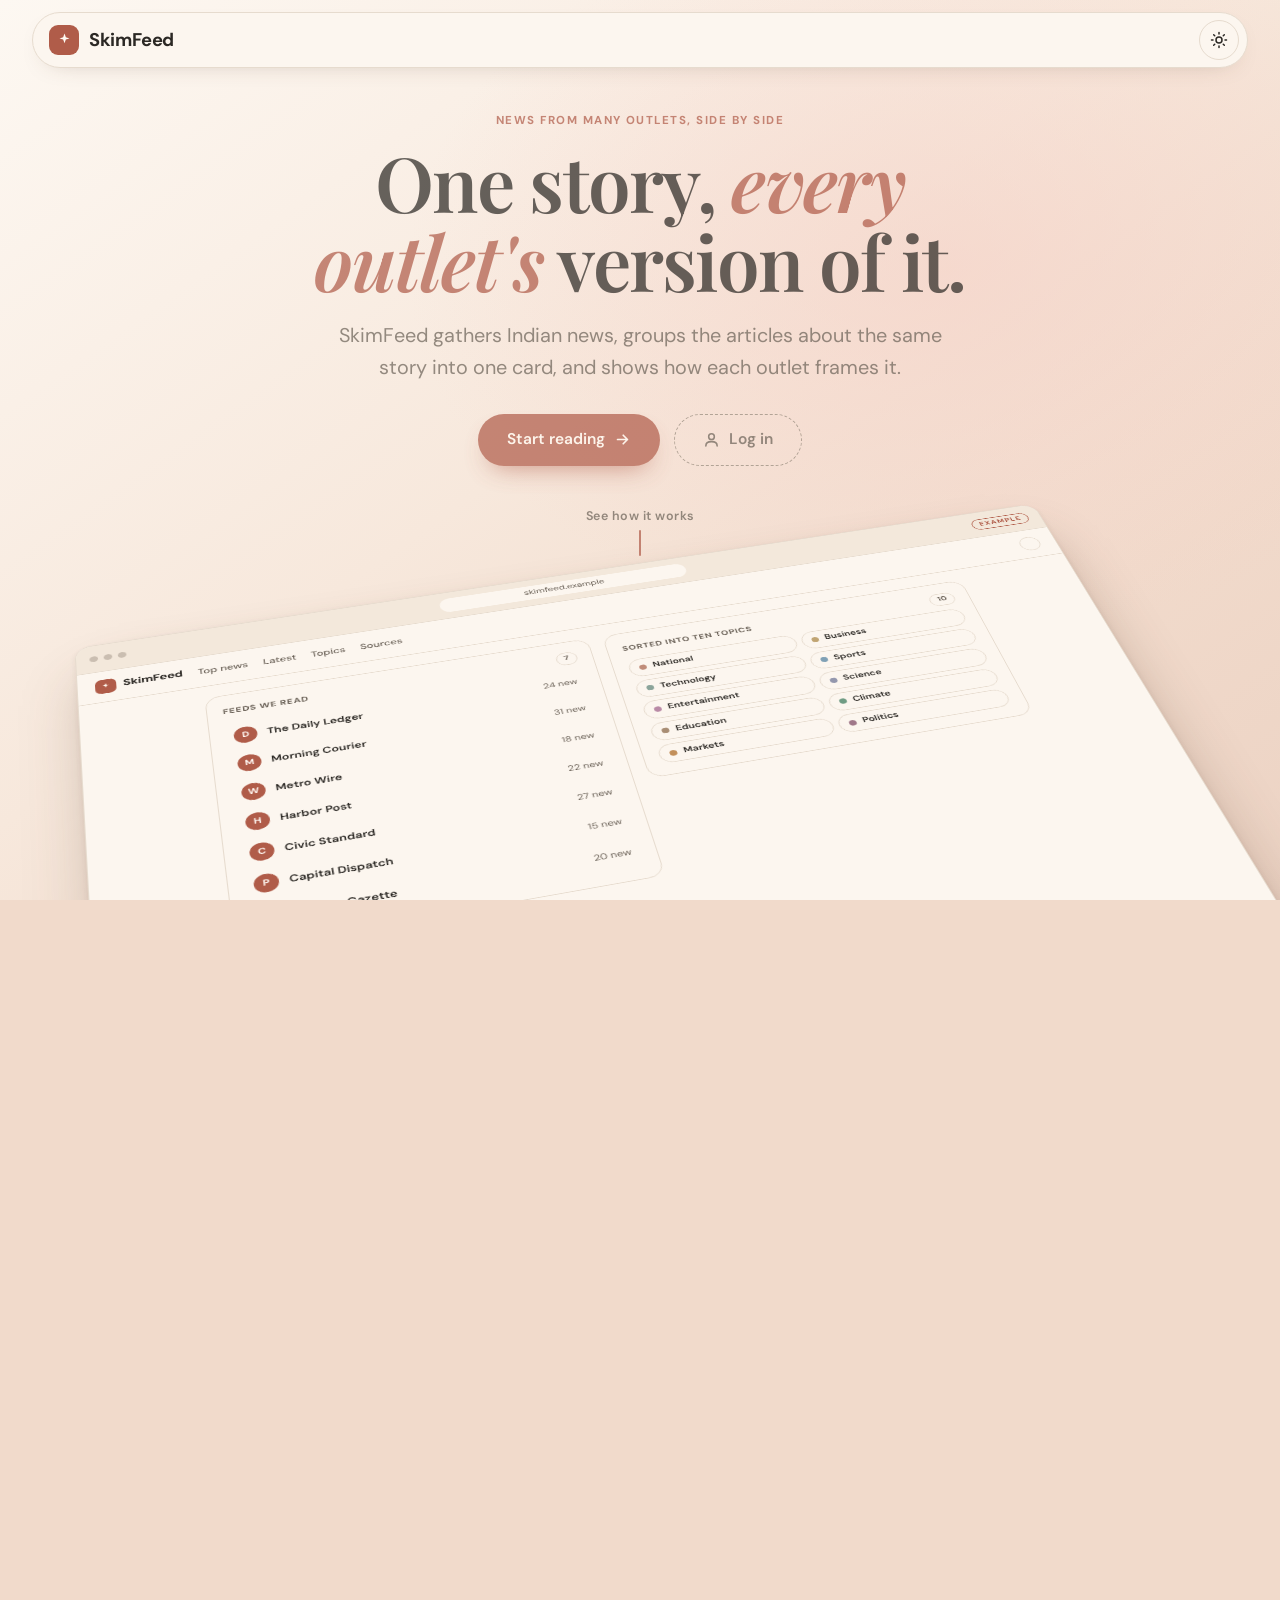
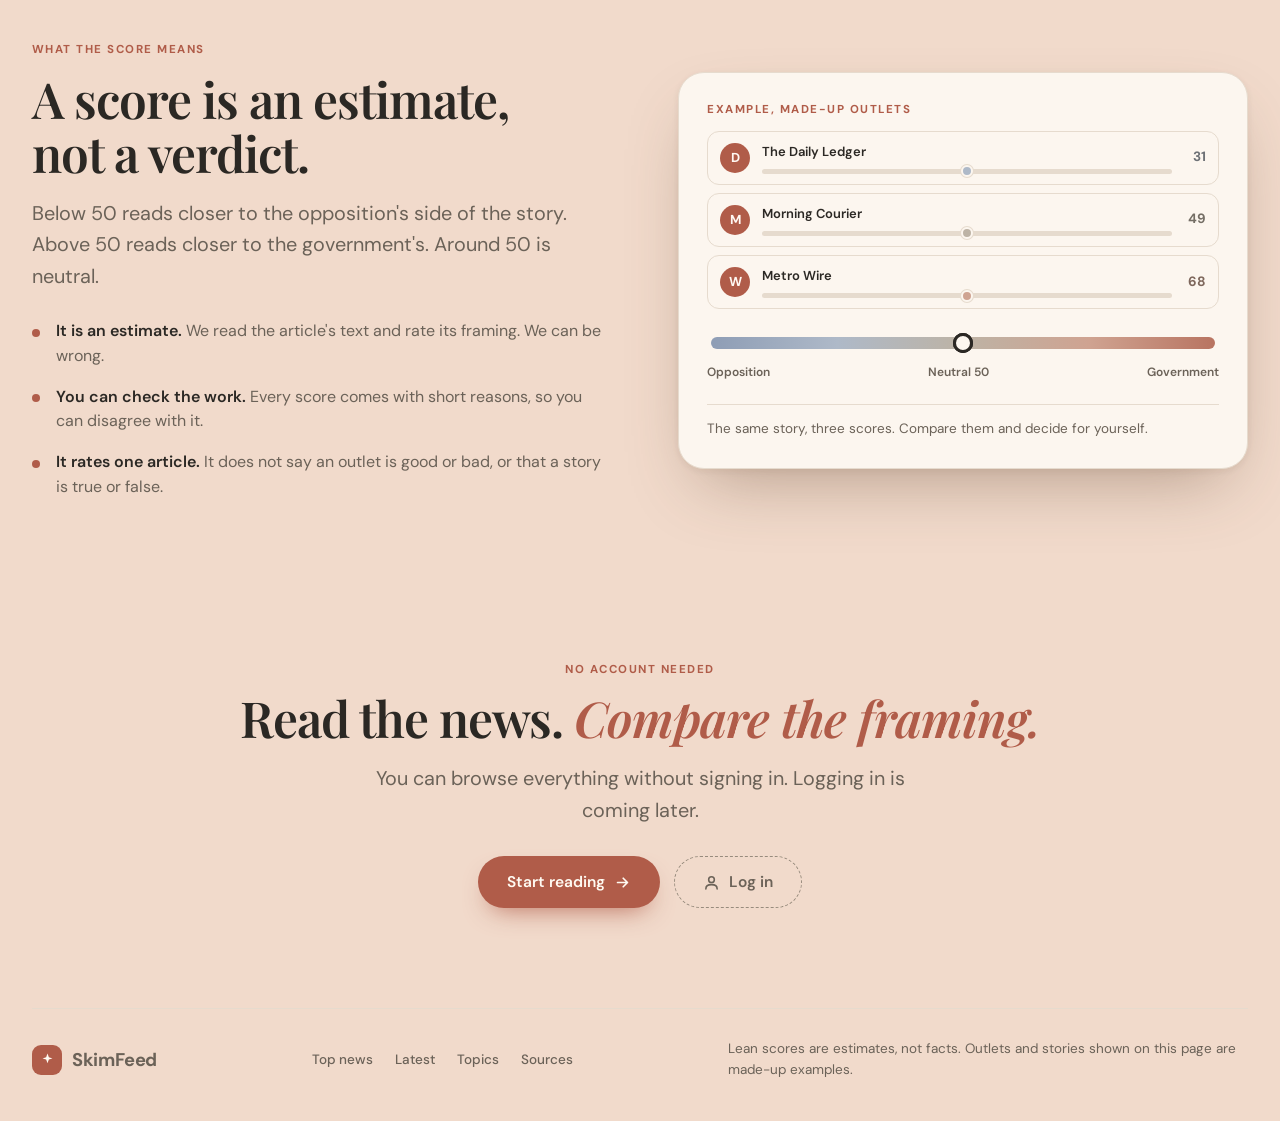
<file: frontend/index.html>
<!doctype html>
<html lang="en" data-theme="light">
<head>
<meta charset="UTF-8">
<meta name="viewport" content="width=device-width, initial-scale=1">
<title>SkimFeed: the same news from every outlet, side by side</title>
<meta name="description" content="SkimFeed gathers Indian news, groups articles about the same story into one card, and shows how each outlet frames it.">
<meta name="theme-color" content="#FDF8F2" media="(prefers-color-scheme: light)">
<meta name="theme-color" content="#211E1A" media="(prefers-color-scheme: dark)">
<link rel="icon" type="image/svg+xml" href="data:image/svg+xml,%3Csvg xmlns='http://www.w3.org/2000/svg' viewBox='0 0 96 96'%3E%3Crect width='96' height='96' rx='27' fill='%23B05C49'/%3E%3Cpath transform='translate(8.4 8.4) scale(3.3)' fill='%23FFFAF2' d='M12 2l1.9 5.5L19 9l-5.1 1.5L12 16l-1.9-5.5L5 9l5.1-1.5L12 2z'/%3E%3C/svg%3E">
<script>(function(){var d=document.documentElement,t;d.classList.add('js');try{t=JSON.parse(localStorage.getItem('skimfeed_theme'))}catch(e){}if(t!=='light'&&t!=='dark')t=matchMedia('(prefers-color-scheme: dark)').matches?'dark':'light';d.setAttribute('data-theme',t)})();</script>
<link rel="preconnect" href="https://fonts.googleapis.com">
<link rel="preconnect" href="https://fonts.gstatic.com" crossorigin>
<link rel="stylesheet" href="https://fonts.googleapis.com/css2?family=DM+Sans:wght@400;500;600;700&family=Playfair+Display:ital,wght@0,500;0,600;0,700;1,500;1,600&display=swap">
<style>
:root {
  color-scheme: light;
  --panel: #F3E8DB; --card: #FCF6EF; --foreground: #2B2824; --muted: #6B6258; --faint: #978B7D;
  --border: #E6DBCE; --accent: #B05C49; --accent-soft: rgba(176,92,73,.12); --on-accent: #FFFAF2; --ring: #B05C49;
  --cat-national: #C08C79; --cat-business: #C0A472; --cat-tech: #8BA49A; --cat-sports: #7FA0B5; --cat-entertainment: #B98AA6;
  --cat-science: #9397AD; --cat-education: #A88D74; --cat-climate: #6F9C84; --cat-markets: #C28F5A; --cat-politics: #A0788A;
  --lean-0: #8E9DB5; --lean-1: #AEB9C8; --lean-2: #BDB3A5; --lean-3: #CFA391; --lean-4: #B87461;
  --page-bg: radial-gradient(900px 620px at 74% 30%, rgba(245,207,197,.55) 0%, rgba(245,207,197,0) 60%), linear-gradient(145deg, #FDF8F2 0%, #F7E8DC 46%, #F1DACB 76%, #ECD3C4 100%);
  --shadow: 0 30px 70px -24px rgba(90,62,40,.42), 0 2px 8px rgba(90,62,40,.08);
  --head-bg: #FCF6EF;
  --tip-bg: #2B2824; --tip-fg: #FCF6EF;
  --sans: 'DM Sans', system-ui, -apple-system, 'Segoe UI', Roboto, 'Helvetica Neue', Arial, sans-serif;
  --serif: 'Playfair Display', Georgia, 'Times New Roman', serif;
  --u: 1;
  --frame: calc(1360px * var(--u));
  --gut: clamp(12px, 3vw, 32px);
  --ease: cubic-bezier(.22, 1, .36, 1);
}
@media (min-width: 1700px) { :root { --u: 1.15; } }
@media (min-width: 2000px) { :root { --u: 1.25; } }
@media (min-width: 2400px) { :root { --u: 1.35; } }
html[data-theme="dark"] {
  color-scheme: dark;
  --panel: #211E1A; --card: #2B2621; --foreground: #F0E8DE; --muted: #B5A99D; --faint: #8A7E70;
  --border: #403830; --accent: #C58A76; --accent-soft: rgba(197,138,118,.18); --on-accent: #1E1A17; --ring: #C58A76;
  --page-bg: radial-gradient(ellipse 920px 640px at 92% 12%, #3A2A24 0%, rgba(58,42,36,0) 42%), #211E1A;
  --shadow: 0 30px 70px -24px rgba(0,0,0,.75), 0 2px 8px rgba(0,0,0,.3);
  --head-bg: #2B2621;
  --tip-bg: #F0E8DE; --tip-fg: #2B2824;
}
* { box-sizing: border-box; }
html { background: #F1DACB; scroll-behavior: smooth; -webkit-text-size-adjust: 100%; }
html[data-theme="dark"] { background: #211E1A; }
body { margin: 0; font-family: var(--sans); color: var(--foreground); line-height: 1.55; min-height: 100vh; overflow-x: hidden; -webkit-font-smoothing: antialiased; -moz-osx-font-smoothing: grayscale; }
body::before { content: ""; position: fixed; inset: 0; z-index: -1; background: var(--page-bg); }
h1, h2, h3, p { margin-top: 0; }
h1, h2 { text-rendering: optimizeLegibility; }
a { color: inherit; }
button { font-family: inherit; color: inherit; }
svg { display: block; }
:focus-visible { outline: 3px solid var(--ring); outline-offset: 3px; border-radius: 8px; }
.sr-only { position: absolute; width: 1px; height: 1px; margin: -1px; padding: 0; overflow: hidden; clip: rect(0,0,0,0); white-space: nowrap; border: 0; }
.skip { position: fixed; z-index: 100; left: 12px; top: -60px; padding: 10px 16px; border-radius: 10px; background: var(--foreground); color: var(--card); font-weight: 600; text-decoration: none; }
.skip:focus { top: 12px; }
.wrap { width: min(var(--frame), 100% - 2 * var(--gut)); margin-inline: auto; }

.eyebrow { color: var(--accent); text-transform: uppercase; letter-spacing: .13em; font-size: calc(11.5px * var(--u)); font-weight: 700; margin: 0 0 12px; }
.lede { color: var(--muted); font-size: clamp(1.02rem, .96rem + .35vw, calc(1.25rem * var(--u))); line-height: 1.6; }

/* ---------- brand + header ---------- */
.brand { display: inline-flex; align-items: center; gap: 10px; font-weight: 700; letter-spacing: -.02em; font-size: 1.15rem; text-decoration: none; }
.brand-ico { width: 30px; height: 30px; border-radius: 9px; display: grid; place-items: center; color: #FFFAF2; background: #B05C49; flex: none; }
.brand-ico svg { width: 17px; height: 17px; }
.top { position: fixed; z-index: 50; top: 12px; left: 0; right: 0; margin-inline: auto; width: min(var(--frame), 100% - 2 * var(--gut)); display: flex; align-items: center; justify-content: space-between; gap: 12px; padding: 7px 8px 7px 16px; border-radius: 999px; background: var(--head-bg); border: 1px solid var(--border); box-shadow: 0 8px 24px -16px rgba(90,62,40,.35); }
.top-r { display: flex; align-items: center; gap: 8px; }
.top .btn { min-height: 40px; padding: 0 18px; font-size: 14px; opacity: 0; visibility: hidden; transition: opacity .35s var(--ease), visibility 0s linear .35s; }
.top.cta .btn { opacity: 1; visibility: visible; transition-delay: 0s; }
.theme-btn { width: 40px; height: 40px; border-radius: 50%; border: 1px solid var(--border); background: transparent; position: relative; overflow: hidden; display: grid; place-items: center; cursor: pointer; color: var(--foreground); flex: none; transition: background-color .2s ease; }
.theme-btn:hover { background: var(--card); }
.theme-btn svg { width: 18px; height: 18px; position: absolute; transition: transform .5s var(--ease), opacity .3s ease; }
.theme-btn .ic-sun { opacity: 1; transform: none; }
.theme-btn .ic-moon { opacity: 0; transform: rotate(-90deg) scale(.3); }
html[data-theme="dark"] .theme-btn .ic-sun { opacity: 0; transform: rotate(90deg) scale(.3); }
html[data-theme="dark"] .theme-btn .ic-moon { opacity: 1; transform: none; }

/* ---------- buttons ---------- */
.actions { display: flex; flex-wrap: wrap; align-items: center; gap: 12px 14px; }
.btn { display: inline-flex; align-items: center; justify-content: center; gap: 9px; min-height: calc(52px * var(--u)); padding: 0 calc(28px * var(--u)); border-radius: 999px; font: 600 calc(15.5px * var(--u))/1 var(--sans); text-decoration: none; border: 1.5px solid transparent; cursor: pointer; white-space: nowrap; transition: transform .2s var(--ease), background-color .2s ease, border-color .2s ease, box-shadow .2s ease; }
.btn svg { width: 17px; height: 17px; flex: none; transition: transform .25s var(--ease); }
.btn-primary { background: var(--accent); color: var(--on-accent); box-shadow: 0 12px 26px -12px rgba(176,92,73,.9); }
.btn-primary:hover { background: color-mix(in srgb, var(--accent) 88%, #fff); transform: translateY(-1px); }
.btn-primary:hover svg { transform: translateX(3px); }
.btn-primary:active { transform: translateY(0); }
.btn-ghost { background: transparent; border-color: var(--faint); border-style: dashed; color: var(--muted); cursor: default; }
.btn-ghost:hover, .btn-ghost:focus-visible { background: var(--card); border-color: var(--accent); color: var(--foreground); }
.login-wrap { position: relative; display: inline-flex; }
.tip-pos { position: absolute; left: 0; right: 0; top: calc(100% + 11px); display: flex; justify-content: center; pointer-events: none; z-index: 30; }
.tip { position: relative; padding: 7px 13px; border-radius: 10px; background: var(--tip-bg); color: var(--tip-fg); font-size: 13px; font-weight: 600; line-height: 1.3; white-space: nowrap; opacity: 0; transform: translateY(-4px); transition: opacity .2s ease, transform .25s var(--ease); box-shadow: 0 8px 20px -8px rgba(0,0,0,.45); }
.tip::before { content: ""; position: absolute; left: calc(50% - 5px); top: -4px; width: 10px; height: 10px; background: inherit; transform: rotate(45deg); border-radius: 2px; }
.login-wrap:hover .tip, .login-wrap:focus-within .tip, .login-wrap.show .tip { opacity: 1; transform: none; }

/* ---------- mock UI (decorative, aria-hidden) ---------- */
.m-win { background: var(--card); border: 1px solid var(--border); border-radius: 18px; box-shadow: var(--shadow); overflow: hidden; text-align: left; color: var(--foreground); font-family: var(--sans); font-size: 13px; line-height: 1.4; }
.m-bar { display: flex; align-items: center; gap: 10px; padding: 10px 14px; background: var(--panel); border-bottom: 1px solid var(--border); }
.m-lights { display: flex; gap: 6px; flex: none; }
.m-lights i { width: 9px; height: 9px; border-radius: 50%; background: var(--faint); opacity: .45; }
.m-url { flex: 1; max-width: 280px; margin: 0 auto; padding: 4px 12px; border-radius: 999px; background: var(--card); color: var(--muted); font-size: 11px; text-align: center; white-space: nowrap; overflow: hidden; text-overflow: ellipsis; }
.m-ex { flex: none; font-size: 9.5px; font-weight: 700; text-transform: uppercase; letter-spacing: .1em; color: var(--accent); border: 1px solid currentColor; border-radius: 999px; padding: 2px 8px; }
.m-nav { display: flex; align-items: center; gap: 16px; padding: 12px 18px; border-bottom: 1px solid var(--border); font-size: 12px; }
.m-nav .brand-ico { width: 22px; height: 22px; border-radius: 7px; }
.m-nav .brand-ico svg { width: 12px; height: 12px; }
.m-nav b { font-size: 13.5px; letter-spacing: -.02em; display: inline-flex; align-items: center; gap: 7px; }
.m-nav .l { color: var(--muted); font-weight: 500; }
.m-nav .l.on { color: var(--accent); font-weight: 700; }
.m-nav .sp { margin-left: auto; width: 24px; height: 24px; border-radius: 50%; border: 1px solid var(--border); }
.m-body { padding: 18px; }
.m-h { font-family: var(--serif); font-weight: 600; letter-spacing: -.01em; margin: 0; }
.m-card { background: var(--card); border: 1px solid var(--border); border-radius: 14px; padding: 12px; display: flex; flex-direction: column; gap: 7px; min-width: 0; }
.m-photo { aspect-ratio: 16/9; border-radius: 10px; position: relative; overflow: hidden; background: linear-gradient(135deg, var(--c), color-mix(in srgb, var(--c) 55%, #fff)); }
.m-photo::before { content: ""; position: absolute; width: 46%; aspect-ratio: 1; border-radius: 50%; right: -8%; top: -22%; background: rgba(255,255,255,.28); }
.m-photo::after { content: ""; position: absolute; left: 10%; bottom: 14%; width: 30%; height: 10%; border-radius: 99px; background: rgba(255,255,255,.4); box-shadow: 0 -13px 0 -2px rgba(255,255,255,.28); }
.m-meta { display: flex; align-items: center; gap: 7px; flex-wrap: wrap; font-size: 10px; text-transform: uppercase; letter-spacing: .1em; font-weight: 700; color: var(--c); color: color-mix(in srgb, var(--c) 58%, var(--foreground)); }
.m-badge { display: inline-flex; align-items: center; gap: 4px; padding: 2px 8px; border: 1px solid currentColor; border-radius: 999px; font-size: 10px; font-weight: 700; letter-spacing: .03em; text-transform: none; color: var(--accent); white-space: nowrap; }
.m-badge svg { width: 11px; height: 11px; }
.m-badge.one { color: var(--muted); border-color: var(--border); }
.m-title { font-family: var(--serif); font-weight: 600; line-height: 1.25; font-size: 1.02rem; margin: 0; }
.m-snip { font-size: 12px; color: var(--muted); line-height: 1.55; margin: 0; }
.m-by { font-size: 11px; color: var(--muted); margin: 0; }
.cat-national { --c: var(--cat-national); } .cat-business { --c: var(--cat-business); } .cat-tech { --c: var(--cat-tech); }
.cat-sports { --c: var(--cat-sports); } .cat-entertainment { --c: var(--cat-entertainment); } .cat-science { --c: var(--cat-science); }
.cat-education { --c: var(--cat-education); } .cat-climate { --c: var(--cat-climate); } .cat-markets { --c: var(--cat-markets); }
.cat-politics { --c: var(--cat-politics); }

.m-src { background: var(--card); border: 1px solid var(--border); border-radius: 16px; padding: 16px; }
.m-src-head { display: flex; justify-content: space-between; align-items: center; gap: 10px; margin-bottom: 8px; }
.m-label { font-size: 10.5px; text-transform: uppercase; letter-spacing: .06em; font-weight: 700; color: var(--muted); }
.m-count { font-size: 10px; font-weight: 700; color: var(--muted); border: 1px solid var(--border); border-radius: 999px; padding: 2px 8px; }
.m-rows { list-style: none; margin: 0; padding: 0; display: flex; flex-direction: column; gap: 2px; }
.m-row { border-radius: 10px; padding: 8px; transition: background-color .3s ease; }
.m-row.open { background: var(--accent-soft); }
.m-row-main { display: flex; align-items: center; gap: 10px; }
.m-av { width: 24px; height: 24px; border-radius: 50%; background: #B05C49; color: #FFF8F3; display: grid; place-items: center; font-size: 11px; font-weight: 700; flex: none; }
.m-main { flex: 1; min-width: 0; display: flex; flex-direction: column; gap: 7px; }
.m-name { font-size: 12.5px; font-weight: 600; }
.m-track { position: relative; display: block; height: 5px; border-radius: 3px; background: var(--border); }
.m-track::before { content: ""; position: absolute; left: 50%; top: -2px; bottom: -2px; width: 1.5px; background: var(--faint); opacity: .6; }
.m-travel { position: absolute; inset: 0; transform: translateX(calc((var(--v) - 50) * var(--p, 1) * 1%));  }
.m-dot { position: absolute; top: 50%; left: 50%; width: 12px; height: 12px; border-radius: 50%; transform: translate(-50%, -50%); background: var(--lc); border: 2px solid var(--card); box-shadow: 0 0 0 1px var(--border); }
.m-score { font-size: 13.5px; font-weight: 700; font-variant-numeric: tabular-nums; min-width: 22px; text-align: right; color: var(--lc); color: color-mix(in srgb, var(--lc) 50%, var(--foreground)); }
.m-whybtn { display: inline-flex; align-items: center; gap: 2px; font-size: 11px; font-weight: 700; color: var(--accent); padding: 0 4px; }
.m-whybtn svg { width: 13px; height: 13px; transition: transform .25s ease; }
.m-row.open .m-whybtn svg { transform: rotate(180deg); }
.m-fold { display: grid; grid-template-rows: 0fr; transition: grid-template-rows .45s cubic-bezier(.22,1,.36,1); }
.m-row.open .m-fold { grid-template-rows: 1fr; }
.m-fold > div { overflow: hidden; min-height: 0; }
.m-reasons { margin: 10px 0 2px; padding: 10px 12px; border-left: 2px solid var(--accent); background: var(--accent-soft); border-radius: 0 10px 10px 0; display: grid; gap: 8px; }
.m-why-row { display: grid; grid-template-columns: 1fr auto; gap: 1px 8px; font-size: 11.5px; line-height: 1.4; }
.m-g { font-size: 9.5px; font-weight: 700; text-transform: uppercase; letter-spacing: .05em; color: var(--muted); }
.m-gs { font-weight: 700; font-variant-numeric: tabular-nums; color: color-mix(in srgb, var(--lc) 50%, var(--foreground)); }
.m-gt { grid-column: 1 / -1; color: var(--foreground); }
.m-key { display: flex; justify-content: space-between; margin: 12px 4px 0; font-size: 10px; color: var(--muted); }

.m-chip { display: flex; align-items: center; gap: 7px; padding: 8px 10px; border: 1px solid var(--border); border-radius: 999px; font-size: 11.5px; font-weight: 600; background: var(--card); min-width: 0; white-space: nowrap; }
.m-chip i { width: 8px; height: 8px; border-radius: 50%; background: var(--c); flex: none; }
.m-avg { display: flex; align-items: center; gap: 12px; padding: 10px 12px; border: 1px solid var(--border); border-radius: 12px; background: var(--card); }
.m-avg .m-av { width: 30px; height: 30px; font-size: 13px; }
.m-ledger { display: grid; gap: 8px; }
.m-views { display: grid; }
.m-view { grid-area: 1 / 1; align-self: start; justify-self: center; width: min(100%, 840px); --p: 0; opacity: 0; visibility: hidden; transition: opacity .5s ease, visibility 0s linear .5s; }
.m-view.on { --p: 1; opacity: 1; visibility: visible; transition-delay: 0s; }
.is-static .m-view:not(.on) { display: none; }
.m-view .m-travel { transition: transform 1s var(--ease) .2s; }
.m-view .m-card, .m-view .m-src { transition: box-shadow .4s ease .3s, border-color .4s ease .3s; }
.m-view.on [data-hl] { border-color: var(--accent); box-shadow: 0 0 0 3px var(--accent-soft), 0 18px 40px -18px rgba(176,92,73,.6); }
.m-row.auto, .m-row.auto .m-fold, .m-row.auto .m-whybtn svg { transition-delay: 1.8s; }
.m-view.on .m-row.auto { background: var(--accent-soft); }
.m-view.on .m-row.auto .m-fold { grid-template-rows: 1fr; }
.m-view.on .m-row.auto .m-whybtn svg { transform: rotate(180deg); }
.m-two { display: grid; grid-template-columns: 1fr 1fr; gap: 16px; align-items: start; }
.m-two.art { grid-template-columns: 1fr 1.15fr; }
.m-two.art .m-src { min-height: 500px; }
.m-two.m-srcs { gap: 8px 12px; }
.m-grp .lead .m-title { font-size: 1.3rem; }
.m-grp .lead .m-photo { aspect-ratio: 16/10; }
.m-fd { display: flex; align-items: center; gap: 10px; padding: 8px; }
.m-fd .m-name { flex: 1; }
.m-sm { font-size: 11px; color: var(--muted); font-variant-numeric: tabular-nums; }
.m-li { display: flex; align-items: flex-start; gap: 10px; padding: 10px 8px; border-top: 1px solid var(--border); }
.m-li:first-child { border-top: 0; }
.m-rank { font-family: var(--serif); color: var(--accent); width: 14px; }
.m-when { width: 42px; padding-top: 2px; }
.m-t { flex: 1; font-family: var(--serif); font-weight: 600; font-size: 13.5px; line-height: 1.3; }
.m-tp { display: grid; grid-template-columns: repeat(5, 1fr); gap: 10px; }
.m-tp .m-title { font-size: 12.5px; }
.m-more { font-size: 11px; font-weight: 700; color: var(--accent); }
.m-chips { display: flex; flex-wrap: wrap; gap: 6px; }
.m-chips.grid2 { display: grid; grid-template-columns: 1fr 1fr; }
.m-chips .m-chip { padding: 5px 10px; font-size: 11px; }
.m-lbar { display: flex; gap: 3px; height: 10px; margin: 10px 0 12px; }
.m-lbar i { border-radius: 99px; }
.m-srcs { margin-top: 14px; }
.m-ah { font-size: 1.25rem; line-height: 1.25; margin: 6px 0 0; }
.m-tools { display: flex; flex-wrap: wrap; gap: 6px; margin: 12px 0; }
.m-tb { display: inline-flex; align-items: center; gap: 6px; padding: 5px 10px; border: 1px solid var(--border); border-radius: 8px; font-size: 11.5px; font-weight: 600; }
.m-tb.on { border-color: var(--accent); color: var(--accent); }
.m-tb i { width: 10px; height: 10px; border-radius: 50%; border: 1px solid var(--border); }
.m-range { display: flex; align-items: center; gap: 10px; margin-bottom: 12px; }
.m-rng { flex: 1; height: 4px; border-radius: 3px; background: var(--border); position: relative; }
.m-rng i { position: absolute; left: 60%; top: 50%; width: 14px; height: 14px; border-radius: 50%; background: var(--accent); transform: translate(-50%, -50%); }
.m-ext { width: 14px; height: 14px; color: var(--muted); flex: none; }
.m-win { text-rendering: geometricPrecision; height: 100%; }
.m-travel { transform: translateX(calc((var(--v) - 50) * var(--p, 1) * 1%)); }

/* ---------- hero ---------- */
.hero { text-align: center; max-width: 980px; margin: 0 auto; padding: clamp(104px, 13vh, 150px) 20px 0; }
.hero .lede { max-width: calc(640px * var(--u)); }
.hero h1 { font-family: var(--serif); font-weight: 600; font-size: clamp(2.35rem, 1rem + 4.7vw, calc(5rem * var(--u))); line-height: 1.04; letter-spacing: -.022em; margin: 0 0 20px; text-wrap: balance; }
.hero h1 em, .final h2 em { font-style: italic; color: var(--accent); }
.hero .lede { margin: 0 auto 30px; text-wrap: pretty; }
.hero .actions { justify-content: center; }
.hint { display: inline-flex; flex-direction: column; align-items: center; gap: 8px; margin-top: 38px; padding: 6px 12px; border: 0; background: none; cursor: pointer; font: 600 12.5px/1 var(--sans); letter-spacing: .04em; color: var(--muted); border-radius: 10px; }
.hint:hover { color: var(--foreground); }
.hint-line { display: block; width: 1.5px; height: 26px; background: var(--border); position: relative; overflow: hidden; border-radius: 2px; }
.hint-line::after { content: ""; position: absolute; left: 0; top: 0; width: 100%; height: 100%; background: var(--accent); transform-origin: top; animation: hint 2.2s var(--ease) infinite; }
@keyframes hint { 0% { transform: scaleY(0); transform-origin: top; } 45% { transform: scaleY(1); transform-origin: top; } 55% { transform: scaleY(1); transform-origin: bottom; } 100% { transform: scaleY(0); transform-origin: bottom; } }

/* ---------- scene: static layout (default / reduced motion / no script) ---------- */
.rig { position: relative; }
.board { position: relative; width: min(1180px, 100% - 2 * var(--gut)); margin: 56px auto 0; }
.board-zoom { width: 100%; }
@media (max-width: 820px) { .is-static .m-two, .is-static .m-tp { grid-template-columns: 1fr; } }
.caps-layer { margin: 56px auto 0; width: min(var(--frame), 100% - 2 * var(--gut)); }
.caps { display: grid; grid-template-columns: repeat(3, 1fr); gap: 26px; }
.cap h2 { font-family: var(--serif); font-weight: 600; font-size: 1.5em; line-height: 1.2; margin: 0 0 10px; letter-spacing: -.01em; }
.cap p { color: var(--muted); margin: 0; font-size: 1em; }
.cap .n { color: var(--accent); font-size: .72em; font-weight: 700; letter-spacing: .13em; text-transform: uppercase; margin: 0 0 10px; }
.dots { display: none; }
@media (max-width: 820px) { .caps { grid-template-columns: 1fr; gap: 22px; } }

/* ---------- scene: animated layout ---------- */
.scene.is-anim { height: calc(var(--len, 520) * 1vh); }
.is-anim .stage { position: sticky; top: 0; height: 100vh; height: 100svh; overflow: hidden; }
.is-anim .hero { position: absolute; left: 0; right: 0; top: 0; z-index: 3; }
.is-anim .rig { position: absolute; left: 0; top: 0; width: 100%; height: 100%; z-index: 1; overflow: hidden; }
.is-anim .rig::after { content: ""; position: absolute; inset: 0; border-radius: inherit; border: 1px solid var(--border); opacity: var(--ring-o, 0); pointer-events: none; }
.is-anim .board { position: absolute; left: 0; top: 0; margin: 0; width: 1100px; height: 720px; contain: layout style; }
.is-anim .board-zoom { width: 1100px; height: 720px; transform-origin: 0 0; }
.is-anim .caps-layer { position: absolute; inset: 0; margin: 0; width: min(var(--frame), 100% - 2 * var(--gut)); margin-inline: auto; z-index: 4; display: flex; align-items: center; pointer-events: none; }
.is-anim .caps { position: relative; font-size: calc(1rem * var(--u)); width: clamp(300px, 27%, calc(380px * var(--u))); display: grid; grid-template-columns: 1fr; gap: 0; padding: 26px 26px 22px; background: var(--card); border: 1px solid var(--border); border-radius: 24px; box-shadow: var(--shadow); opacity: 0; visibility: hidden; transition: opacity .4s ease, visibility 0s linear .4s; pointer-events: none; }
.is-anim .caps.on { opacity: 1; visibility: visible; transition-delay: 0s; pointer-events: auto; }
.is-anim .cap { grid-area: 1 / 1; opacity: 0; transition: opacity .4s ease; }
.is-anim .cap.on { opacity: 1; }
.is-anim .dots { grid-area: 2 / 1; display: flex; gap: 4px; margin-top: 8px; }
.seg { position: relative; flex: 0 1 32px; min-width: 16px; height: 24px; padding: 0; border: 0; background: none; cursor: pointer; }
.seg::before, .seg::after { content: ""; position: absolute; left: 0; right: 0; top: 10px; height: 4px; border-radius: 3px; }
.seg::before { background: var(--border); }
.seg::after { background: var(--accent); transform: scaleX(var(--f, 0)); transform-origin: left; }
.dots:not(.touring) .seg::after { transition: transform .3s ease; }
.seg.on, .seg.done { --f: 1; }
.play { position: absolute; top: 12px; right: 12px; width: 34px; height: 34px; padding: 0; border: 0; border-radius: 50%; background: none; color: var(--foreground); cursor: pointer; display: grid; place-items: center; }
.play:hover { background: var(--accent-soft); }
.play:focus-visible { border-radius: 50%; }
.ring { position: absolute; inset: 0; width: 100%; height: 100%; transform: rotate(-90deg); }
.ring circle { fill: none; stroke-width: 2.5; }
.ring-bg { stroke: var(--border); }
.ring-fg { stroke: var(--accent); stroke-dasharray: 100; stroke-dashoffset: 100; }
.play .ic { position: relative; width: 14px; height: 14px; fill: currentColor; }
.play .ic-pause, .play.on .ic-play { display: none; }
.play.on .ic-pause { display: block; }
@media (max-width: 820px) {
  .is-anim .caps-layer { align-items: flex-end; padding-bottom: 14px; }
  .is-anim .caps { width: 100%; padding: 18px 20px 16px; border-radius: 20px; }
  .is-anim .cap h2 { font-size: 1.25em; margin-bottom: 6px; }
  .is-anim .cap p { font-size: .94em; line-height: 1.5; }
  .is-anim .dots { margin-top: 4px; }
  .play { top: 8px; right: 10px; width: 30px; height: 30px; }
}

/* ---------- limits ---------- */
.limits { padding: clamp(80px, 11vw, 150px) 0 20px; }
.limits-grid { display: grid; grid-template-columns: 1fr 1fr; gap: clamp(32px, 6vw, 96px); align-items: center; }
.limits h2, .final h2 { font-family: var(--serif); font-weight: 600; font-size: clamp(1.9rem, 1.1rem + 2.6vw, calc(3.1rem * var(--u))); line-height: 1.1; letter-spacing: -.02em; margin: 0 0 18px; text-wrap: balance; }
.limits ul { list-style: none; padding: 0; margin: 26px 0 0; display: grid; gap: 16px; }
.limits li { padding-left: 24px; position: relative; color: var(--muted); }
.limits li::before { content: ""; position: absolute; left: 0; top: .6em; width: 8px; height: 8px; border-radius: 50%; background: var(--accent); }
.limits li b { color: var(--foreground); font-weight: 600; }
.axis { background: var(--card); border: 1px solid var(--border); border-radius: 26px; padding: 28px; box-shadow: var(--shadow); }
.axis-bar { position: relative; height: 12px; border-radius: 99px; margin: 28px 4px 14px; background: linear-gradient(90deg, var(--lean-0), var(--lean-1), var(--lean-2), var(--lean-3), var(--lean-4)); }
.axis-bar i { position: absolute; top: 50%; left: calc(50% + (var(--v) - 50) * var(--p, 1) * 1%); width: 20px; height: 20px; border-radius: 50%; background: var(--card); border: 3px solid var(--foreground); transform: translate(-50%, -50%); }
.axis-key { display: flex; justify-content: space-between; font-size: 12px; color: var(--muted); font-weight: 600; }
.axis-note { margin: 22px 0 0; font-size: 13.5px; color: var(--muted); border-top: 1px solid var(--border); padding-top: 14px; }
.m-avg .m-name { font-size: 13px; }

/* ---------- final + footer ---------- */
.final { text-align: center; padding: clamp(80px, 11vw, 150px) 0 clamp(60px, 8vw, 100px); }
.final .lede { max-width: 540px; margin: 0 auto 30px; }
.final .actions { justify-content: center; }
.foot { padding: 30px 0 40px; border-top: 1px solid var(--border); display: flex; flex-wrap: wrap; align-items: center; justify-content: space-between; gap: 14px 28px; color: var(--muted); font-size: 13.5px; }
.foot p { margin: 0; max-width: 520px; }
.foot nav { display: flex; flex-wrap: wrap; gap: 6px 22px; }
.foot nav a { text-decoration: none; color: var(--muted); font-weight: 500; }
.foot nav a:hover { color: var(--accent); text-decoration: underline; text-underline-offset: 3px; }

/* ---------- reveal ---------- */
.js .reveal { opacity: 0; transform: translateY(18px); transition: opacity .8s var(--ease) var(--d, 0s), transform .8s var(--ease) var(--d, 0s); }
.js .reveal.in { opacity: 1; transform: none; }

@media (max-width: 820px) { .limits-grid { grid-template-columns: 1fr; } }
@media (max-width: 520px) {
  .hero .actions { flex-wrap: nowrap; gap: 10px; }
  .hero .actions > .btn { flex: 1.35; padding: 0 16px; }
  .hero .actions > .login-wrap { flex: 1; }
  .hero .actions > .login-wrap .btn { width: 100%; padding: 0 14px; }
  .final .actions { flex-direction: column; align-items: stretch; }
  .final .actions .login-wrap .btn { width: 100%; }
  .top .btn { padding: 0 14px; }
}
@media (max-height: 640px) { .hint { display: none; } }
@media (prefers-reduced-motion: reduce) {
  *, *::before, *::after { animation: none !important; transition-duration: .01ms !important; transition-delay: 0s !important; scroll-behavior: auto !important; }
  .js .reveal { opacity: 1; transform: none; }
  .hint { display: none; }
}
</style>
</head>
<body>
<a class="skip" href="#content">Skip to content</a>
<header class="top" id="top">
  <a class="brand" href="/" aria-label="SkimFeed home"><span class="brand-ico"><svg viewBox="0 0 24 24" aria-hidden="true"><path fill="currentColor" d="M12 2l1.9 5.5L19 9l-5.1 1.5L12 16l-1.9-5.5L5 9l5.1-1.5L12 2z"/></svg></span>SkimFeed</a>
  <div class="top-r">
    <a class="btn btn-primary" href="/top-news">Start reading</a>
    <button class="theme-btn" id="themeBtn" type="button" aria-label="Dark theme" aria-pressed="false"><svg class="ic-sun" viewBox="0 0 24 24" fill="none" stroke="currentColor" stroke-width="2" stroke-linecap="round" stroke-linejoin="round" aria-hidden="true"><circle cx="12" cy="12" r="4"/><path d="M12 2v2M12 20v2M4.9 4.9l1.4 1.4M17.7 17.7l1.4 1.4M2 12h2M20 12h2M4.9 19.1l1.4-1.4M17.7 6.3l1.4-1.4"/></svg><svg class="ic-moon" viewBox="0 0 24 24" fill="currentColor" aria-hidden="true"><path d="M21 12.8A9 9 0 1111.2 3a7 7 0 009.8 9.8z"/></svg></button>
  </div>
</header>
<main id="content">
<section class="scene is-static" id="scene" aria-labelledby="hero-title">
<div class="stage" id="stage">
  <div class="hero" id="hero">
    <p class="eyebrow">News from many outlets, side by side</p>
    <h1 id="hero-title">One story, <em>every outlet's</em> version of it.</h1>
    <p class="lede">SkimFeed gathers Indian news, groups the articles about the same story into one card, and shows how each outlet frames it.</p>
    <div class="actions"><a class="btn btn-primary" href="/top-news">Start reading<svg viewBox="0 0 24 24" fill="none" stroke="currentColor" stroke-width="2.4" stroke-linecap="round" stroke-linejoin="round" aria-hidden="true"><path d="M5 12h14M13 6l6 6-6 6"/></svg></a><span class="login-wrap"><button class="btn btn-ghost" type="button" data-login aria-disabled="true" aria-describedby="tip-hero"><svg viewBox="0 0 24 24" fill="none" stroke="currentColor" stroke-width="2.2" stroke-linecap="round" stroke-linejoin="round" aria-hidden="true"><circle cx="12" cy="8" r="4"/><path d="M4 21c0-4 3.6-6 8-6s8 2 8 6"/></svg>Log in</button><span class="tip-pos"><span class="tip" role="tooltip" id="tip-hero">Coming soon</span></span></span></div>
    <button class="hint" type="button" id="hint"><span>See how it works</span><i class="hint-line" aria-hidden="true"></i></button>
  </div>
  <div class="rig" id="rig"><div class="board" id="board"><div class="board-zoom" id="zoomEl"><div class="m-win board-win" aria-hidden="true"><div class="m-bar"><span class="m-lights"><i></i><i></i><i></i></span><span class="m-url" id="mUrl">skimfeed.example/top-news</span><span class="m-ex">Example</span></div><div class="m-nav"><b><span class="brand-ico"><svg viewBox="0 0 24 24" aria-hidden="true"><path fill="currentColor" d="M12 2l1.9 5.5L19 9l-5.1 1.5L12 16l-1.9-5.5L5 9l5.1-1.5L12 2z"/></svg></span>SkimFeed</b><span class="l on">Top news</span><span class="l">Latest</span><span class="l">Topics</span><span class="l">Sources</span><span class="sp"></span></div><div class="m-body"><div class="m-views">
<div class="m-view on" data-url="skimfeed.example" data-focus-m=".m-src"><div class="m-two"><div class="m-src"><div class="m-src-head"><span class="m-label">Feeds we read</span><span class="m-count">7</span></div><ul class="m-rows"><li class="m-fd"><span class="m-av">D</span><span class="m-name">The Daily Ledger</span><span class="m-sm">24 new</span></li><li class="m-fd"><span class="m-av">M</span><span class="m-name">Morning Courier</span><span class="m-sm">31 new</span></li><li class="m-fd"><span class="m-av">W</span><span class="m-name">Metro Wire</span><span class="m-sm">18 new</span></li><li class="m-fd"><span class="m-av">H</span><span class="m-name">Harbor Post</span><span class="m-sm">22 new</span></li><li class="m-fd"><span class="m-av">C</span><span class="m-name">Civic Standard</span><span class="m-sm">27 new</span></li><li class="m-fd"><span class="m-av">P</span><span class="m-name">Capital Dispatch</span><span class="m-sm">15 new</span></li><li class="m-fd"><span class="m-av">G</span><span class="m-name">Evening Gazette</span><span class="m-sm">20 new</span></li></ul></div><div class="m-src"><div class="m-src-head"><span class="m-label">Sorted into ten topics</span><span class="m-count">10</span></div><div class="m-chips grid2"><span class="m-chip cat-national"><i></i>National</span><span class="m-chip cat-business"><i></i>Business</span><span class="m-chip cat-tech"><i></i>Technology</span><span class="m-chip cat-sports"><i></i>Sports</span><span class="m-chip cat-entertainment"><i></i>Entertainment</span><span class="m-chip cat-science"><i></i>Science</span><span class="m-chip cat-education"><i></i>Education</span><span class="m-chip cat-climate"><i></i>Climate</span><span class="m-chip cat-markets"><i></i>Markets</span><span class="m-chip cat-politics"><i></i>Politics</span></div></div></div></div>
<div class="m-view" data-url="skimfeed.example/top-news" data-tab="0" data-focus=".lead"><div class="m-two m-grp"><div class="m-card lead cat-national" data-hl><div class="m-photo"></div><div class="m-meta">National<span class="m-badge"><svg viewBox="0 0 24 24" fill="none" stroke="currentColor" stroke-width="2" stroke-linecap="round" stroke-linejoin="round" aria-hidden="true"><path d="M12 3 3 8l9 5 9-5-9-5z"/><path d="m3 13 9 5 9-5"/></svg>5 sources</span></div><p class="m-title">Government announces new safety rules for delivery workers</p><p class="m-snip">The notice sets limits on shift length and asks platforms to cover accident insurance.</p></div><div class="m-src"><div class="m-src-head"><span class="m-label">Same story, 5 outlets</span><span class="m-count">5</span></div><ul class="m-rows"><li class="m-fd"><span class="m-av">D</span><span class="m-name">The Daily Ledger</span><span class="m-sm">9:05 am</span></li><li class="m-fd"><span class="m-av">M</span><span class="m-name">Morning Courier</span><span class="m-sm">9:20 am</span></li><li class="m-fd"><span class="m-av">W</span><span class="m-name">Metro Wire</span><span class="m-sm">9:42 am</span></li><li class="m-fd"><span class="m-av">H</span><span class="m-name">Harbor Post</span><span class="m-sm">10:10 am</span></li><li class="m-fd"><span class="m-av">C</span><span class="m-name">Civic Standard</span><span class="m-sm">10:31 am</span></li></ul></div></div></div>
<div class="m-view" data-url="skimfeed.example/top-news" data-tab="0" data-focus-m=".m-src"><div class="m-two"><div class="m-src"><div class="m-src-head"><span class="m-label">Top news</span><span class="m-count">Last 2 days</span></div><ol class="m-rows"><li class="m-li"><b class="m-rank">1</b><span class="m-t">Government announces new safety rules for delivery workers</span><span class="m-badge">5 sources</span></li><li class="m-li"><b class="m-rank">2</b><span class="m-t">Retail inflation eases for the second month in a row</span><span class="m-badge">4 sources</span></li><li class="m-li"><b class="m-rank">3</b><span class="m-t">Early monsoon rains reach the coast ahead of schedule</span><span class="m-badge">4 sources</span></li><li class="m-li"><b class="m-rank">4</b><span class="m-t">Free Wi-Fi to reach 200 railway stations by March</span><span class="m-badge">3 sources</span></li></ol><p class="m-key"><span>Most outlets first</span></p></div><div class="m-src"><div class="m-src-head"><span class="m-label">Latest news</span><span class="m-count">Everything</span></div><ol class="m-rows"><li class="m-li"><span class="m-sm m-when">12 min</span><span class="m-t">Benchmark indices end flat as banks drag</span></li><li class="m-li"><span class="m-sm m-when">40 min</span><span class="m-t">Space agency sets a date for the next satellite launch</span></li><li class="m-li"><span class="m-sm m-when">1 h</span><span class="m-t">Free Wi-Fi to reach 200 railway stations by March</span></li><li class="m-li"><span class="m-sm m-when">2 h</span><span class="m-t">State board announces exam dates for the new term</span></li></ol><p class="m-key"><span>Newest first</span></p></div></div></div>
<div class="m-view" data-url="skimfeed.example/topics" data-tab="2"><div class="m-tp"><div class="m-card cat-national"><div class="m-meta">National</div><p class="m-title">New safety rules for delivery workers</p><span class="m-more">View all &rarr;</span></div><div class="m-card cat-business"><div class="m-meta">Business</div><p class="m-title">Retail inflation eases again</p><span class="m-more">View all &rarr;</span></div><div class="m-card cat-tech"><div class="m-meta">Technology</div><p class="m-title">Free Wi-Fi at 200 railway stations</p><span class="m-more">View all &rarr;</span></div><div class="m-card cat-sports"><div class="m-meta">Sports</div><p class="m-title">Home side wins the series opener</p><span class="m-more">View all &rarr;</span></div><div class="m-card cat-entertainment"><div class="m-meta">Entertainment</div><p class="m-title">Festival unveils its opening film</p><span class="m-more">View all &rarr;</span></div><div class="m-card cat-science"><div class="m-meta">Science &amp; Health</div><p class="m-title">Space agency sets a launch date</p><span class="m-more">View all &rarr;</span></div><div class="m-card cat-education"><div class="m-meta">Education</div><p class="m-title">Exam dates set for the new term</p><span class="m-more">View all &rarr;</span></div><div class="m-card cat-climate"><div class="m-meta">Climate</div><p class="m-title">Early monsoon rains reach the coast</p><span class="m-more">View all &rarr;</span></div><div class="m-card cat-markets"><div class="m-meta">Markets</div><p class="m-title">Benchmark indices end flat</p><span class="m-more">View all &rarr;</span></div><div class="m-card cat-politics"><div class="m-meta">Politics</div><p class="m-title">Parties agree on a session plan</p><span class="m-more">View all &rarr;</span></div></div></div>
<div class="m-view" data-url="skimfeed.example/source" data-tab="3"><div class="m-src"><div class="m-src-head"><span class="m-label">7 tracked sources, 7 scored</span><span class="m-count">0 opposition &middot; 50 neutral &middot; 100 government</span></div><div class="m-lbar"><i style="flex-grow:1;background:var(--lean-0)"></i><i style="flex-grow:2;background:var(--lean-1)"></i><i style="flex-grow:2;background:var(--lean-2)"></i><i style="flex-grow:1;background:var(--lean-3)"></i><i style="flex-grow:1;background:var(--lean-4)"></i></div><div class="m-chips"><span class="m-chip">All <b>7</b></span><span class="m-chip"><i style="background:var(--lean-0)"></i>Strong opposition <b>1</b></span><span class="m-chip"><i style="background:var(--lean-1)"></i>Leans opposition <b>2</b></span><span class="m-chip"><i style="background:var(--lean-2)"></i>Neutral <b>2</b></span><span class="m-chip"><i style="background:var(--lean-3)"></i>Leans government <b>1</b></span><span class="m-chip"><i style="background:var(--lean-4)"></i>Strong government <b>1</b></span></div><div class="m-two m-srcs"><div class="m-avg" style="--v:49;--lc:var(--lean-2)"><span class="m-av">M</span><span class="m-main"><span class="m-name">Morning Courier</span><span class="m-track"><span class="m-travel"><i class="m-dot"></i></span></span></span><span class="m-score">49</span></div><div class="m-avg" style="--v:52;--lc:var(--lean-2)"><span class="m-av">G</span><span class="m-main"><span class="m-name">Evening Gazette</span><span class="m-track"><span class="m-travel"><i class="m-dot"></i></span></span></span><span class="m-score">52</span></div><div class="m-avg" style="--v:44;--lc:var(--lean-1)"><span class="m-av">H</span><span class="m-main"><span class="m-name">Harbor Post</span><span class="m-track"><span class="m-travel"><i class="m-dot"></i></span></span></span><span class="m-score">44</span></div><div class="m-avg" style="--v:68;--lc:var(--lean-3)"><span class="m-av">W</span><span class="m-main"><span class="m-name">Metro Wire</span><span class="m-track"><span class="m-travel"><i class="m-dot"></i></span></span></span><span class="m-score">68</span></div><div class="m-avg" style="--v:31;--lc:var(--lean-1)"><span class="m-av">D</span><span class="m-main"><span class="m-name">The Daily Ledger</span><span class="m-track"><span class="m-travel"><i class="m-dot"></i></span></span></span><span class="m-score">31</span></div><div class="m-avg" style="--v:73;--lc:var(--lean-4)"><span class="m-av">C</span><span class="m-main"><span class="m-name">Civic Standard</span><span class="m-track"><span class="m-travel"><i class="m-dot"></i></span></span></span><span class="m-score">73</span></div><div class="m-avg" style="--v:18;--lc:var(--lean-0)"><span class="m-av">P</span><span class="m-main"><span class="m-name">Capital Dispatch</span><span class="m-track"><span class="m-travel"><i class="m-dot"></i></span></span></span><span class="m-score">18</span></div></div></div></div>
<div class="m-view" data-url="skimfeed.example/news/42" data-focus-m=".m-src"><div class="m-two art"><div class="m-text"><div class="m-meta cat-national">National</div><h3 class="m-h m-ah">Government announces new safety rules for delivery workers</h3><div class="m-tools"><span class="m-tb">A&minus;</span><span class="m-tb">A+</span><span class="m-tb sw"><i style="background:#FCF6EF"></i>Light</span><span class="m-tb sw on"><i style="background:#2B2621"></i>Dark</span><span class="m-tb">Listen</span></div><div class="m-range"><span class="m-label">Darkness</span><span class="m-rng"><i></i></span><span class="m-label">60</span></div><p class="m-snip">The notice sets limits on shift length and asks platforms to cover accident insurance. Workers' groups say the rules do not go far enough, while platforms say they will study them.</p></div><div class="m-src"><div class="m-src-head"><span class="m-label">Sources we found it on</span><span class="m-count">5</span></div><ul class="m-rows"><li class="m-row auto" data-k="ledger" style="--v:31;--lc:var(--lean-1);"><div class="m-row-main"><span class="m-av">D</span><span class="m-main"><span class="m-name">The Daily Ledger</span><span class="m-track"><span class="m-travel"><i class="m-dot"></i></span></span></span><span class="m-score" data-v="31">31</span><span class="m-whybtn">Why?<svg viewBox="0 0 24 24" fill="none" stroke="currentColor" stroke-width="2.6" stroke-linecap="round" stroke-linejoin="round" aria-hidden="true"><polyline points="6 9 12 15 18 9"/></svg></span><svg class="m-ext" viewBox="0 0 24 24" fill="none" stroke="currentColor" stroke-width="2" stroke-linecap="round" stroke-linejoin="round" aria-hidden="true"><path d="M14 4h6v6M20 4l-9 9M18 14v5H5V6h5"/></svg></div><div class="m-fold"><div><div class="m-reasons"><div class="m-why-row"><span class="m-g">Government</span><span class="m-gs">22</span><span class="m-gt">Leans on worker complaints and calls the rules thin.</span></div><div class="m-why-row"><span class="m-g">Opposition</span><span class="m-gs">46</span><span class="m-gt">Gives the opposition criticism a full paragraph.</span></div><div class="m-why-row"><span class="m-g">Public</span><span class="m-gs">41</span><span class="m-gt">Workers are quoted at length.</span></div><div class="m-why-row"><span class="m-g">Business</span><span class="m-gs">30</span><span class="m-gt">Platform response is one line.</span></div></div></div></div></li><li class="m-row" data-k="courier" style="--v:49;--lc:var(--lean-2);"><div class="m-row-main"><span class="m-av">M</span><span class="m-main"><span class="m-name">Morning Courier</span><span class="m-track"><span class="m-travel"><i class="m-dot"></i></span></span></span><span class="m-score" data-v="49">49</span><span class="m-whybtn">Why?<svg viewBox="0 0 24 24" fill="none" stroke="currentColor" stroke-width="2.6" stroke-linecap="round" stroke-linejoin="round" aria-hidden="true"><polyline points="6 9 12 15 18 9"/></svg></span><svg class="m-ext" viewBox="0 0 24 24" fill="none" stroke="currentColor" stroke-width="2" stroke-linecap="round" stroke-linejoin="round" aria-hidden="true"><path d="M14 4h6v6M20 4l-9 9M18 14v5H5V6h5"/></svg></div><div class="m-fold"><div><div class="m-reasons"><div class="m-why-row"><span class="m-g">Government</span><span class="m-gs">52</span><span class="m-gt">Quotes the notice without comment.</span></div><div class="m-why-row"><span class="m-g">Opposition</span><span class="m-gs">48</span><span class="m-gt">Gives the opposition reply the same space.</span></div><div class="m-why-row"><span class="m-g">Public</span><span class="m-gs">50</span><span class="m-gt">Workers and platforms each get a short quote.</span></div><div class="m-why-row"><span class="m-g">Business</span><span class="m-gs">51</span><span class="m-gt">Platform response is summarised plainly.</span></div></div></div></div></li><li class="m-row" data-k="wire" style="--v:68;--lc:var(--lean-3);"><div class="m-row-main"><span class="m-av">W</span><span class="m-main"><span class="m-name">Metro Wire</span><span class="m-track"><span class="m-travel"><i class="m-dot"></i></span></span></span><span class="m-score" data-v="68">68</span><span class="m-whybtn">Why?<svg viewBox="0 0 24 24" fill="none" stroke="currentColor" stroke-width="2.6" stroke-linecap="round" stroke-linejoin="round" aria-hidden="true"><polyline points="6 9 12 15 18 9"/></svg></span><svg class="m-ext" viewBox="0 0 24 24" fill="none" stroke="currentColor" stroke-width="2" stroke-linecap="round" stroke-linejoin="round" aria-hidden="true"><path d="M14 4h6v6M20 4l-9 9M18 14v5H5V6h5"/></svg></div><div class="m-fold"><div><div class="m-reasons"><div class="m-why-row"><span class="m-g">Government</span><span class="m-gs">78</span><span class="m-gt">Leads with the minister and calls the rules long overdue.</span></div><div class="m-why-row"><span class="m-g">Opposition</span><span class="m-gs">33</span><span class="m-gt">Opposition criticism is cut to one clause.</span></div><div class="m-why-row"><span class="m-g">Public</span><span class="m-gs">60</span><span class="m-gt">Workers are mentioned, not quoted.</span></div><div class="m-why-row"><span class="m-g">Business</span><span class="m-gs">66</span><span class="m-gt">Platform response is shown as supportive.</span></div></div></div></div></li><li class="m-row" data-k="harbor" style="--v:44;--lc:var(--lean-1);"><div class="m-row-main"><span class="m-av">H</span><span class="m-main"><span class="m-name">Harbor Post</span><span class="m-track"><span class="m-travel"><i class="m-dot"></i></span></span></span><span class="m-score" data-v="44">44</span><span class="m-whybtn">Why?<svg viewBox="0 0 24 24" fill="none" stroke="currentColor" stroke-width="2.6" stroke-linecap="round" stroke-linejoin="round" aria-hidden="true"><polyline points="6 9 12 15 18 9"/></svg></span><svg class="m-ext" viewBox="0 0 24 24" fill="none" stroke="currentColor" stroke-width="2" stroke-linecap="round" stroke-linejoin="round" aria-hidden="true"><path d="M14 4h6v6M20 4l-9 9M18 14v5H5V6h5"/></svg></div><div class="m-fold"><div><div class="m-reasons"><div class="m-why-row"><span class="m-g">Government</span><span class="m-gs">45</span><span class="m-gt">Leads with the ministry notice and repeats its wording.</span></div><div class="m-why-row"><span class="m-g">Opposition</span><span class="m-gs">50</span><span class="m-gt">Mentions the criticism once, near the end.</span></div><div class="m-why-row"><span class="m-g">Public</span><span class="m-gs">46</span><span class="m-gt">Workers are quoted briefly.</span></div><div class="m-why-row"><span class="m-g">Business</span><span class="m-gs">41</span><span class="m-gt">Platform response gets its own paragraph.</span></div></div></div></div></li><li class="m-row" data-k="civic" style="--v:73;--lc:var(--lean-4);"><div class="m-row-main"><span class="m-av">C</span><span class="m-main"><span class="m-name">Civic Standard</span><span class="m-track"><span class="m-travel"><i class="m-dot"></i></span></span></span><span class="m-score" data-v="73">73</span><span class="m-whybtn">Why?<svg viewBox="0 0 24 24" fill="none" stroke="currentColor" stroke-width="2.6" stroke-linecap="round" stroke-linejoin="round" aria-hidden="true"><polyline points="6 9 12 15 18 9"/></svg></span><svg class="m-ext" viewBox="0 0 24 24" fill="none" stroke="currentColor" stroke-width="2" stroke-linecap="round" stroke-linejoin="round" aria-hidden="true"><path d="M14 4h6v6M20 4l-9 9M18 14v5H5V6h5"/></svg></div><div class="m-fold"><div><div class="m-reasons"><div class="m-why-row"><span class="m-g">Government</span><span class="m-gs">82</span><span class="m-gt">Leads with the ministry notice and repeats its wording.</span></div><div class="m-why-row"><span class="m-g">Opposition</span><span class="m-gs">30</span><span class="m-gt">Mentions the criticism once, near the end.</span></div><div class="m-why-row"><span class="m-g">Public</span><span class="m-gs">62</span><span class="m-gt">Workers are quoted briefly.</span></div><div class="m-why-row"><span class="m-g">Business</span><span class="m-gs">70</span><span class="m-gt">Platform response gets its own paragraph.</span></div></div></div></div></li></ul><p class="m-key"><span>Opposition</span><span>Neutral 50</span><span>Government</span></p></div></div></div>
</div></div></div></div></div></div>
  <div class="caps-layer" id="capsLayer">
    <div class="caps" id="caps">
      <article class="cap on"><p class="n">1 of 6</p><h2>We collect the news</h2><p>SkimFeed reads seven news feeds from Indian outlets and sorts every story into one of ten topics, like National, Business and Sports.</p></article>
      <article class="cap"><p class="n">2 of 6</p><h2>We group the same story</h2><p>When several outlets cover one event, their articles become a single card. The badge shows how many outlets covered it.</p></article>
      <article class="cap"><p class="n">3 of 6</p><h2>Top news and latest news</h2><p>Top News shows the last two days, ranked by how many outlets cover each story. Latest News shows everything, newest first.</p></article>
      <article class="cap"><p class="n">4 of 6</p><h2>Ten topics, one page each</h2><p>Topics has a section for each of the ten topics, and every section links to its own page.</p></article>
      <article class="cap"><p class="n">5 of 6</p><h2>See where each outlet leans</h2><p>Sources lists every outlet with its average lean on a bar from 0 to 100. Use the filters to focus on one kind of lean.</p></article>
      <article class="cap"><p class="n">6 of 6</p><h2>Open any story</h2><p>Every outlet's version is listed with a score from 0 to 100. Tap Why? for the reasons, or open the original. Adjust text size and reading theme, or press Listen.</p></article>
      <div class="dots">
        <button class="play" id="tourBtn" type="button" aria-label="Play tour"><svg class="ring" viewBox="0 0 36 36" aria-hidden="true"><circle class="ring-bg" cx="18" cy="18" r="16"/><circle class="ring-fg" id="ring" cx="18" cy="18" r="16" pathLength="100"/></svg><svg class="ic ic-play" viewBox="0 0 24 24" aria-hidden="true"><path d="M8 5.5v13l11-6.5z"/></svg><svg class="ic ic-pause" viewBox="0 0 24 24" aria-hidden="true"><path d="M6.5 5h4v14h-4zM13.5 5h4v14h-4z"/></svg></button>
      </div>
    </div>
    <p class="sr-only" id="capLive" aria-live="polite" aria-atomic="true"></p>
  </div>
</div>
</section>

<section class="limits wrap" aria-labelledby="limits-title">
<div class="limits-grid">
  <div class="reveal">
    <p class="eyebrow">What the score means</p>
    <h2 id="limits-title">A score is an estimate, not a verdict.</h2>
    <p class="lede">Below 50 reads closer to the opposition's side of the story. Above 50 reads closer to the government's. Around 50 is neutral.</p>
    <ul>
      <li><b>It is an estimate.</b> We read the article's text and rate its framing. We can be wrong.</li>
      <li><b>You can check the work.</b> Every score comes with short reasons, so you can disagree with it.</li>
      <li><b>It rates one article.</b> It does not say an outlet is good or bad, or that a story is true or false.</li>
    </ul>
  </div>
  <div class="axis reveal" id="axis" style="--d:.12s" role="img" aria-label="Example: the same story scored 31, 49 and 68 for three made-up outlets on a scale from opposition to government.">
    <p class="eyebrow">Example, made-up outlets</p>
    <div class="m-ledger" aria-hidden="true"><div class="m-avg" style="--v:31;--lc:var(--lean-1)"><span class="m-av">D</span><span class="m-main"><span class="m-name">The Daily Ledger</span><span class="m-track"><span class="m-travel"><i class="m-dot"></i></span></span></span><span class="m-score">31</span></div><div class="m-avg" style="--v:49;--lc:var(--lean-2)"><span class="m-av">M</span><span class="m-main"><span class="m-name">Morning Courier</span><span class="m-track"><span class="m-travel"><i class="m-dot"></i></span></span></span><span class="m-score">49</span></div><div class="m-avg" style="--v:68;--lc:var(--lean-3)"><span class="m-av">W</span><span class="m-main"><span class="m-name">Metro Wire</span><span class="m-track"><span class="m-travel"><i class="m-dot"></i></span></span></span><span class="m-score">68</span></div></div>
    <div class="axis-bar" aria-hidden="true"><i style="--v:31"></i><i style="--v:49"></i><i style="--v:68"></i></div>
    <div class="axis-key" aria-hidden="true"><span>Opposition</span><span>Neutral 50</span><span>Government</span></div>
    <p class="axis-note">The same story, three scores. Compare them and decide for yourself.</p>
  </div>
</div>
</section>

<section class="final wrap" aria-labelledby="final-title">
  <p class="eyebrow reveal">No account needed</p>
  <h2 id="final-title" class="reveal" style="--d:.06s">Read the news. <em>Compare the framing.</em></h2>
  <p class="lede reveal" style="--d:.12s">You can browse everything without signing in. Logging in is coming later.</p>
  <div class="actions reveal" style="--d:.18s"><a class="btn btn-primary" href="/top-news">Start reading<svg viewBox="0 0 24 24" fill="none" stroke="currentColor" stroke-width="2.4" stroke-linecap="round" stroke-linejoin="round" aria-hidden="true"><path d="M5 12h14M13 6l6 6-6 6"/></svg></a><span class="login-wrap"><button class="btn btn-ghost" type="button" data-login aria-disabled="true" aria-describedby="tip-end"><svg viewBox="0 0 24 24" fill="none" stroke="currentColor" stroke-width="2.2" stroke-linecap="round" stroke-linejoin="round" aria-hidden="true"><circle cx="12" cy="8" r="4"/><path d="M4 21c0-4 3.6-6 8-6s8 2 8 6"/></svg>Log in</button><span class="tip-pos"><span class="tip" role="tooltip" id="tip-end">Coming soon</span></span></span></div>
</section>
</main>
<footer class="foot wrap">
  <a class="brand" href="/" aria-label="SkimFeed home"><span class="brand-ico"><svg viewBox="0 0 24 24" aria-hidden="true"><path fill="currentColor" d="M12 2l1.9 5.5L19 9l-5.1 1.5L12 16l-1.9-5.5L5 9l5.1-1.5L12 2z"/></svg></span>SkimFeed</a>
  <nav aria-label="Pages"><a href="/top-news">Top news</a><a href="/latest-news">Latest</a><a href="/topics">Topics</a><a href="/source">Sources</a></nav>
  <p>Lean scores are estimates, not facts. Outlets and stories shown on this page are made-up examples.</p>
</footer>
<script>
(function () {
  'use strict';
  var root = document.documentElement;
  var BW = 1100, BH = 720;
  function clamp(v, a, b) { return Math.min(b, Math.max(a, v)); }
  function lerp(a, b, t) { return a + (b - a) * t; }
  function ease(t) { return t * t * t * (t * (t * 6 - 15) + 10); }
  var reduceMotion = window.matchMedia('(prefers-reduced-motion: reduce)');

  /* theme */
  var themeBtn = document.getElementById('themeBtn');
  function syncTheme() { themeBtn.setAttribute('aria-pressed', root.getAttribute('data-theme') === 'dark' ? 'true' : 'false'); }
  syncTheme();
  themeBtn.addEventListener('click', function () {
    var next = root.getAttribute('data-theme') === 'dark' ? 'light' : 'dark';
    root.setAttribute('data-theme', next);
    try { localStorage.setItem('skimfeed_theme', JSON.stringify(next)); } catch (e) {}
    syncTheme();
  });
  window.addEventListener('storage', function (e) {
    if (e.key !== 'skimfeed_theme') return;
    try { var v = JSON.parse(e.newValue); if (v === 'light' || v === 'dark') { root.setAttribute('data-theme', v); syncTheme(); } } catch (err) {}
  });

  /* disabled log in: tooltip on hover/focus, and on tap */
  document.querySelectorAll('[data-login]').forEach(function (btn) {
    var wrap = btn.parentElement, timer;
    btn.addEventListener('click', function (e) {
      e.preventDefault();
      wrap.classList.add('show');
      clearTimeout(timer);
      timer = setTimeout(function () { wrap.classList.remove('show'); }, 2200);
    });
  });

  /* reveal on scroll */
  var revealEls = document.querySelectorAll('.reveal');
  if ('IntersectionObserver' in window) {
    var io = new IntersectionObserver(function (entries) {
      entries.forEach(function (en) { if (en.isIntersecting) { en.target.classList.add('in'); io.unobserve(en.target); } });
    }, { threshold: 0.12, rootMargin: '0px 0px -6% 0px' });
    revealEls.forEach(function (el) { io.observe(el); });
  } else { revealEls.forEach(function (el) { el.classList.add('in'); }); }

  /* scene: one step per .cap, shown on the .m-view with the same index */
  var scene = document.getElementById('scene'), stage = document.getElementById('stage'), hero = document.getElementById('hero');
  var rig = document.getElementById('rig'), board = document.getElementById('board'), zoomEl = document.getElementById('zoomEl');
  var capsLayer = document.getElementById('capsLayer'), capsBox = document.getElementById('caps'), capLive = document.getElementById('capLive');
  var caps = capsBox.querySelectorAll('.cap'), dotsBox = capsBox.querySelector('.dots'), tourBtn = document.getElementById('tourBtn'), ring = document.getElementById('ring');
  var views = board.querySelectorAll('.m-view'), tabs = board.querySelectorAll('.m-nav .l'), urlEl = document.getElementById('mUrl');
  var topBar = document.getElementById('top'), axis = document.getElementById('axis');
  var limitsEl = document.querySelector('.limits'), finalEl = document.querySelector('.final');
  var hasZoom = !!(window.CSS && CSS.supports && CSS.supports('zoom', '1'));
  var anim = false, geo = null, L = null, target = 0, disp = null, raf = 0, last = 0, curStep = -2;
  var LEAD = 60, STEP = 90, HOLD = 45; /* scroll length in vh: before the first step, per step, and the still part of a step */

  function capText(c) { return Array.prototype.map.call(c.children, function (e) { return e.textContent; }).join('. '); }

  var segs = Array.prototype.map.call(caps, function (c, i) {
    var b = document.createElement('button');
    b.type = 'button'; b.className = 'seg';
    b.setAttribute('aria-label', 'Go to step ' + (i + 1) + ' of ' + caps.length);
    b.addEventListener('click', function () { startTour(i); });
    dotsBox.insertBefore(b, tourBtn);
    c.querySelector('.n').textContent = (i + 1) + ' of ' + caps.length;
    return b;
  });

  document.getElementById('hint').addEventListener('click', function () {
    if (anim) startTour(); else window.scrollBy({ top: window.innerHeight * 0.95, behavior: 'auto' });
  });

  function resetZoom() { zoomEl.style.zoom = ''; zoomEl.style.transform = ''; }
  function setZoom(z) { if (hasZoom) zoomEl.style.zoom = z; else zoomEl.style.transform = 'scale(' + z + ')'; }

  /* measure the focus region of every view at natural size (zoom 1, no transform) */
  function measure(mobile) {
    var saved = board.style.cssText, savedZ = zoomEl.style.cssText;
    board.style.cssText = 'left:0;top:0;transform:none;';
    resetZoom();
    var base = zoomEl.getBoundingClientRect();
    geo = Array.prototype.map.call(views, function (v) {
      var sel = (mobile && v.dataset.focusM) || v.dataset.focus, r = (sel ? v.querySelector(sel) : v).getBoundingClientRect();
      var top = sel ? r.top : base.top; /* a whole page is framed from the window's top bar down */
      return { x: r.left - base.left, y: top - base.top, w: r.width, h: r.bottom - top };
    });
    board.style.cssText = saved; zoomEl.style.cssText = savedZ;
  }

  /* stage geometry and the camera keyframes (computed on resize only) */
  function layout() {
    if (!anim) return;
    var W = stage.clientWidth, H = stage.clientHeight, mobile = W < 821;
    measure(mobile);
    var sr = stage.getBoundingClientRect(), fr = capsLayer.getBoundingClientRect(), cr = capsBox.getBoundingClientRect();
    var area;
    if (mobile) {
      area = { x: fr.left - sr.left, y: 78, w: fr.width, h: (cr.top - sr.top) - 78 - 16 };
    } else {
      var ax0 = cr.right - sr.left + 28;
      area = { x: ax0, y: 84, w: (fr.right - sr.left) - ax0, h: H - 84 - 26 };
    }
    function cam(reg) { /* the frame hugs the region and never grows larger than the window itself */
      var s = Math.min(area.w * 0.96 / reg.w, area.h * 0.96 / reg.h, 2.4), fw = Math.min(area.w, BW * s, reg.w * s + 32), fh = Math.min(area.h, BH * s, reg.h * s + 32);
      return { s: s, cx: reg.x + reg.w / 2, cy: reg.y + reg.h / 2, ax: area.x + area.w / 2, ay: area.y + area.h / 2, rx: 0, rz: 0,
               f: { x: area.x + (area.w - fw) / 2, y: area.y + (area.h - fh) / 2, w: fw, h: fh } };
    }
    var s0 = mobile ? Math.max(0.6, W * 0.95 / BW) : Math.min(W * 0.86 / BW, 1.9);
    var ay0 = hero.offsetHeight + 34 + 205 * s0;
    var keys = [[0, { s: s0, cx: BW / 2, cy: BH / 2, ax: W / 2, ay: ay0, rx: 56, rz: -14, f: { x: 0, y: 0, w: W, h: H } }]];
    var S = LEAD + STEP * geo.length, cuts = [];
    geo.forEach(function (reg, i) {
      var c = cam(reg), arrive = (LEAD + STEP * i) / S, leave = i < geo.length - 1 ? (LEAD + STEP * i + HOLD) / S : 1;
      keys.push([arrive, c], [leave, c]);
    });
    cuts.push(keys[1][0] * 0.625);
    for (var i = 1; i < geo.length; i++) cuts.push((keys[2 * i][0] + keys[2 * i + 1][0]) / 2);
    L = { W: W, H: H, mobile: mobile, S: S, persp: Math.round(W * 1.3 + 600), keys: keys, cuts: cuts };
  }

  function setMode() {
    anim = !reduceMotion.matches;
    scene.classList.toggle('is-anim', anim);
    scene.classList.toggle('is-static', !anim);
    if (!anim) {
      [hero, board, rig].forEach(function (el) { el.removeAttribute('style'); });
      resetZoom();
      rig.style.removeProperty('--ring-o');
      caps.forEach(function (c) { c.classList.add('on'); c.removeAttribute('aria-hidden'); });
      capsBox.classList.remove('on');
      capLive.textContent = '';
      showView(0);
      stopTour();
    } else {
      scene.style.setProperty('--len', LEAD + STEP * caps.length + 100);
      layout();
    }
    curStep = -2;
    disp = null;
    kick();
  }

  function sceneProgress() {
    var r = scene.getBoundingClientRect(), total = r.height - window.innerHeight;
    return total > 0 ? clamp(-r.top / total, 0, 1) : 0;
  }

  function showView(n) {
    var v = views[n], tab = parseInt(v.dataset.tab, 10);
    views.forEach(function (el, i) { el.classList.toggle('on', i === n); });
    tabs.forEach(function (t, i) { t.classList.toggle('on', i === tab); });
    urlEl.textContent = v.dataset.url;
  }

  function showStep(step) {
    var n = Math.max(step, 0);
    capsBox.classList.toggle('on', step >= 0);
    caps.forEach(function (c, i) {
      c.classList.toggle('on', i === n);
      if (i === n) c.removeAttribute('aria-hidden'); else c.setAttribute('aria-hidden', 'true');
    });
    segs.forEach(function (d, i) { d.classList.toggle('on', i === n); d.classList.toggle('done', i < n); });
    showView(n);
    capLive.textContent = step >= 0 ? capText(caps[step]) : '';
  }

  function render(p) {
    if (!anim || !L) return;
    var keys = L.keys, a = keys[0], b = keys[1];
    for (var i = 0; i < keys.length - 1; i++) { if (p >= keys[i][0]) { a = keys[i]; b = keys[i + 1]; } }
    var t = ease(clamp((p - a[0]) / (b[0] - a[0]), 0, 1)), A = a[1], B = b[1];
    var s = Math.exp(lerp(Math.log(A.s), Math.log(B.s), t));
    var bw = Math.round(BW * s), bh = Math.round(BH * s), z = bw / BW;
    var ax = lerp(A.ax, B.ax, t), ay = lerp(A.ay, B.ay, t), cx = lerp(A.cx, B.cx, t), cy = lerp(A.cy, B.cy, t);
    var rx = lerp(A.rx, B.rx, t), rz = lerp(A.rz, B.rz, t);
    var left = Math.round(ax - z * cx), top = Math.round(ay - z * cy);

    /* window frame: grows from full stage to the focus area (layout based, integers) */
    var a1 = keys[1][0], tf = a === keys[0] ? ease(clamp((p - a1 * 0.3) / (a1 * 0.7), 0, 1)) : t, ct = a === keys[0] ? tf : 1, fa = A.f, fb = B.f;
    var rl = Math.round(lerp(fa.x, fb.x, tf)), rt = Math.round(lerp(fa.y, fb.y, tf));
    var rr = Math.round(lerp(fa.x + fa.w, fb.x + fb.w, tf)), rb = Math.round(lerp(fa.y + fa.h, fb.y + fb.h, tf));
    /* the mock never leaves gaps inside the frame once it is larger than the frame */
    if (a !== keys[0]) {
      if (bw >= rr - rl) left = clamp(left, rr - bw, rl);
      if (bh >= rb - rt) top = clamp(top, rb - bh, rt);
    }
    rig.style.left = rl + 'px'; rig.style.top = rt + 'px'; rig.style.width = (rr - rl) + 'px'; rig.style.height = (rb - rt) + 'px';
    rig.style.borderRadius = (24 * ct).toFixed(1) + 'px';
    rig.style.setProperty('--ring-o', ct.toFixed(3));

    /* the mock: size comes from layout (zoom), so text is always re-rendered at its real size.
       A transform exists only while the board is actually tilted, and is removed once flat. */
    board.style.width = bw + 'px'; board.style.height = bh + 'px';
    board.style.left = (left - rl) + 'px'; board.style.top = (top - rt) + 'px';
    setZoom(z);
    if (Math.abs(rx) > 0.02 || Math.abs(rz) > 0.02) {
      rig.style.perspective = L.persp + 'px';
      board.style.transform = 'rotateX(' + rx.toFixed(2) + 'deg) rotateZ(' + rz.toFixed(2) + 'deg)';
    } else {
      rig.style.perspective = 'none';
      board.style.transform = 'none';
    }

    var sv = p * L.S, op = 1 - clamp(sv / 38, 0, 1);
    hero.style.opacity = op >= 1 ? '' : op.toFixed(3);
    hero.style.top = (p === 0 ? 0 : Math.round(-sv * 0.476)) + 'px';
    hero.style.visibility = op < 0.02 ? 'hidden' : 'visible';

    var step = -1;
    for (var c = 0; c < L.cuts.length; c++) { if (p >= L.cuts[c]) step++; }
    if (step !== curStep) { curStep = step; showStep(step); }
  }

  /* guided tour: scrolls the page itself, so the scroll-linked scene and its smoothing keep working */
  var tour = { state: 'idle', legs: [], total: 0, t0: 0, elapsed: 0, y: 0, seg: -1, wasPlaying: false };
  var SCROLL_KEYS = [' ', 'ArrowUp', 'ArrowDown', 'PageUp', 'PageDown', 'Home', 'End'];
  function glideEase(t) { return 0.5 - 0.5 * Math.cos(Math.PI * t); }

  /* one stop per step (centre of its still part), then the limits section, then the final call to action */
  function measureStops() {
    var vh = window.innerHeight, max = root.scrollHeight - vh, r = scene.getBoundingClientRect(), top = r.top + window.scrollY, total = r.height - vh;
    var fin = finalEl.getBoundingClientRect();
    var ys = Array.prototype.map.call(caps, function (c, i) { return top + total * (L.keys[2 * i + 1][0] + L.keys[2 * i + 2][0]) / 2; });
    var dwell = Array.prototype.map.call(caps, function (c) { return 700 + capText(c).split(' ').length * 110; });
    ys.push(limitsEl.getBoundingClientRect().top + window.scrollY, fin.top + window.scrollY + (fin.height - vh) / 2);
    dwell.push(3500, 0);
    return ys.map(function (y, i) { return { y: clamp(y, 0, max), dwell: dwell[i] }; });
  }

  function buildLegs(stops, from, first) {
    var legs = [], t = 0, y = from;
    for (var i = first; i < stops.length; i++) {
      var dist = Math.abs(stops[i].y - y), glide = dist < 2 ? 0 : clamp(dist * 1.5, 1300, 1800), end = t + glide + stops[i].dwell;
      legs.push({ k: i, from: y, to: stops[i].y, t0: t, glide: glide, end: end });
      t = end; y = stops[i].y;
    }
    return { legs: legs, total: t };
  }

  function setTourState(state) {
    tour.state = state;
    tourBtn.classList.toggle('on', state === 'playing');
    tourBtn.setAttribute('aria-label', state === 'playing' ? 'Pause tour' : 'Play tour');
    dotsBox.classList.toggle('touring', state !== 'idle');
  }

  function listen(on) {
    var m = on ? 'addEventListener' : 'removeEventListener';
    window[m]('wheel', stopTour, { passive: true });
    window[m]('touchstart', onTourTouch, { passive: true });
    window[m]('touchmove', onTourTouch, { passive: true });
    window[m]('keydown', onTourKey);
    window[m]('scroll', onTourScroll, { passive: true });
    window[m]('resize', stopTour);
    document[m]('visibilitychange', onTourVisibility);
  }
  function onTourTouch(e) { if (!e.target.closest('.dots')) stopTour(); }
  function onTourKey(e) {
    if (SCROLL_KEYS.indexOf(e.key) < 0 || (e.key === ' ' && e.target.closest('button, a'))) return;
    stopTour();
  }
  function onTourScroll() { if (Math.abs(window.scrollY - tour.y) > 3) stopTour(); }
  function onTourVisibility() {
    if (document.hidden) { tour.wasPlaying = tour.state === 'playing'; pauseTour(); }
    else if (tour.wasPlaying) { tour.wasPlaying = false; resumeTour(); }
  }

  function startTour(first) {
    if (!anim) return;
    var stops = measureStops(), y = window.scrollY, end = stops.length - 1;
    if (first === undefined) {
      first = 0;
      while (first < end && stops[first].y < y - 40) first++;
      if (y > stops[end].y - 40) first = 0;
    }
    var plan = buildLegs(stops, y, first);
    tour.legs = plan.legs; tour.total = plan.total; tour.y = y; tour.seg = -1; tour.t0 = performance.now();
    listen(true);
    setTourState('playing');
    kick();
  }

  function pauseTour() {
    if (tour.state !== 'playing') return;
    tour.elapsed = performance.now() - tour.t0;
    setTourState('paused');
  }

  function resumeTour() {
    if (tour.state !== 'paused') return;
    tour.t0 = performance.now() - tour.elapsed;
    setTourState('playing');
    kick();
  }

  function stopTour() {
    if (tour.state === 'idle') return;
    setTourState('idle');
    listen(false);
    ring.style.strokeDashoffset = '';
    segs.forEach(function (s) { s.style.removeProperty('--f'); });
  }

  function tourTick(ts) {
    var e = Math.max(0, ts - tour.t0), legs = tour.legs, i = 0;
    while (i < legs.length - 1 && e >= legs[i].end) i++;
    var leg = legs[i], local = e - leg.t0, g = leg.glide ? clamp(local / leg.glide, 0, 1) : 1;
    tour.y = leg.from + (leg.to - leg.from) * glideEase(g);
    window.scrollTo({ top: tour.y, behavior: 'instant' });

    var n = caps.length, active = Math.min(leg.k, n);
    if (active !== tour.seg) {
      tour.seg = active;
      segs.forEach(function (s, j) { s.style.setProperty('--f', j < active ? 1 : 0); });
    }
    if (active < n) segs[active].style.setProperty('--f', clamp((local - leg.glide) / (leg.end - leg.t0 - leg.glide), 0, 1).toFixed(3));
    ring.style.strokeDashoffset = (100 * (1 - Math.min(e / tour.total, 1))).toFixed(2);
    if (e >= tour.total) stopTour();
  }

  tourBtn.addEventListener('click', function () {
    if (tour.state === 'playing') pauseTour(); else if (tour.state === 'paused') resumeTour(); else startTour();
  });

  function frame(ts) {
    raf = 0;
    var dt = Math.min(0.05, (ts - last) / 1000 || 0.016);
    last = ts;
    if (tour.state === 'playing') tourTick(ts);
    target = sceneProgress();
    if (disp === null || !anim) { disp = target; }
    else {
      disp += (target - disp) * (1 - Math.exp(-dt * 10));
      if (Math.abs(target - disp) < 0.0004) disp = target;
    }
    render(disp);

    var vh = window.innerHeight;
    topBar.classList.toggle('cta', window.scrollY > vh * 0.7);
    var ar = axis.getBoundingClientRect();
    axis.style.setProperty('--p', reduceMotion.matches ? 1 : ease(clamp((vh * 0.92 - ar.top) / (vh * 0.5), 0, 1)).toFixed(3));

    if ((anim && disp !== target) || tour.state === 'playing') { raf = requestAnimationFrame(frame); }
  }
  function kick() { if (!raf) { last = performance.now(); raf = requestAnimationFrame(frame); } }

  window.addEventListener('scroll', kick, { passive: true });
  window.addEventListener('resize', function () { layout(); kick(); });
  reduceMotion.addEventListener('change', setMode);
  if (document.fonts && document.fonts.ready) document.fonts.ready.then(function () { layout(); kick(); });
  setMode();
})();
</script>
</body>
</html>
</file>
